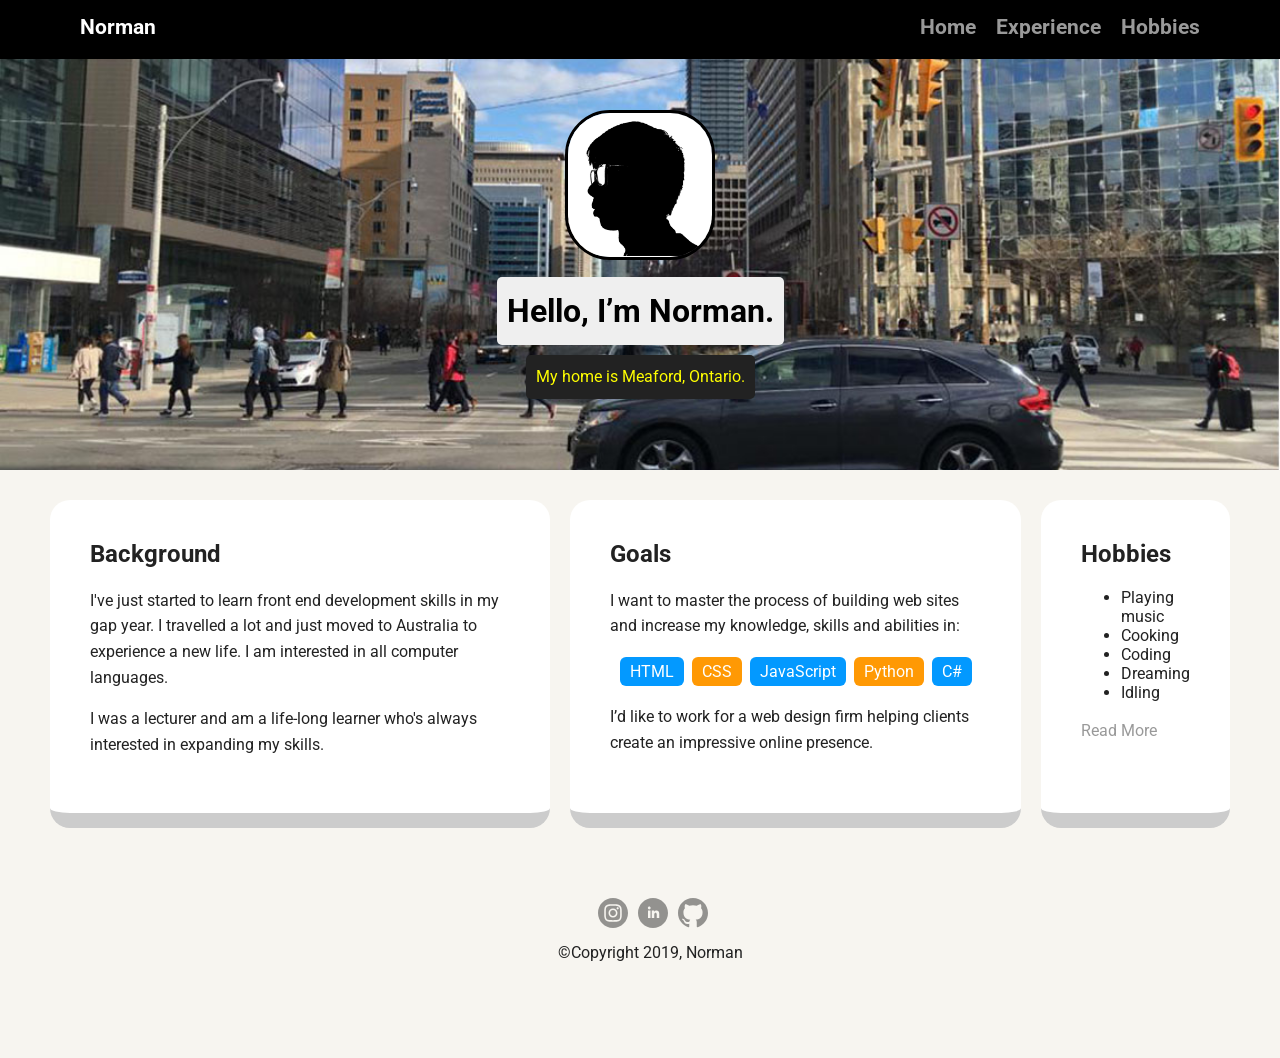
<file: index.html>
<!doctype html>
<html lang="en">
<head>
  <meta charset="utf-8">
  <title>Norman's Profile</title>
  <meta name="viewport" content="width=device-width, initial-scale=1.0">
  <link rel="stylesheet" href="styles.css">
  <link href="https://fonts.googleapis.com/css?family=Muli%7CRoboto:400,300,500,700,900" rel="stylesheet">
</head>

<body>

  <nav class="main-nav">
      <ul class="nav">
        <li class="name">Norman</li>
        <li><a href="#">Home</a></li>
        <li><a href="pages/experience.html">Experience</a></li>
        <li><a href="pages/hobbies.html">Hobbies</a></li>
      </ul>
  </nav>

  <header>
    <img src="images/norman.png" alt="Norman illustraion" class="profile-image">
    <h1 class="tag name">Hello, I’m Norman.</h1>
    <p class="tag location">My home is Meaford, Ontario.</p>
  </header>

  <main class="flex">
    <article class="card">
      <h2>Background</h2>
      <p>I've just started to learn front end development skills in my gap year.
         I travelled a lot and just moved to Australia to experience a new life.
         I am interested in all computer languages.</p>
      <p>I was a lecturer and am a life-long learner
         who's always interested in expanding my skills.</p>
    </article>

    <article class="card">
      <h2>Goals</h2>
      <p>I want to master the process of building web sites and increase my knowledge, skills and abilities in:</p>
      <ul class="skills">
        <li>HTML</li>
        <li>CSS</li>
        <li>JavaScript</li>
        <li>Python</li>
        <li>C#</li>
      </ul>
      <p>I’d like to work for a web design firm helping clients create an impressive online presence.</p>
    </article>

    <article class="card">
      <h2>Hobbies</h2>
      <ul>
        <li>Playing music</li>
        <li>Cooking</li>
        <li>Coding</li>
        <li>Dreaming</li>
        <li>Idling</li>
      </ul>
      <a href="pages/hobbies.html"><p>Read More</p></a>
    </article>
  </main>

  <footer>
      <ul>
        <li><a href="https://instagram.com/norman_set_sail" target="_blank" class="social instagram">instagram</a></li>
        <li><a href="https://www.linkedin.com/in/norman-li-a705a6a4" target="_blank" class="social linkedin">LinkedIn</a></li>
        <li><a href="https://github.com/normcaoz" target="_blank" class="social github">Github</a></li>
      </ul>
      <p class="copyright">&copy;Copyright 2019, Norman</p>
  </footer>

  </body>
  </html>
</file>
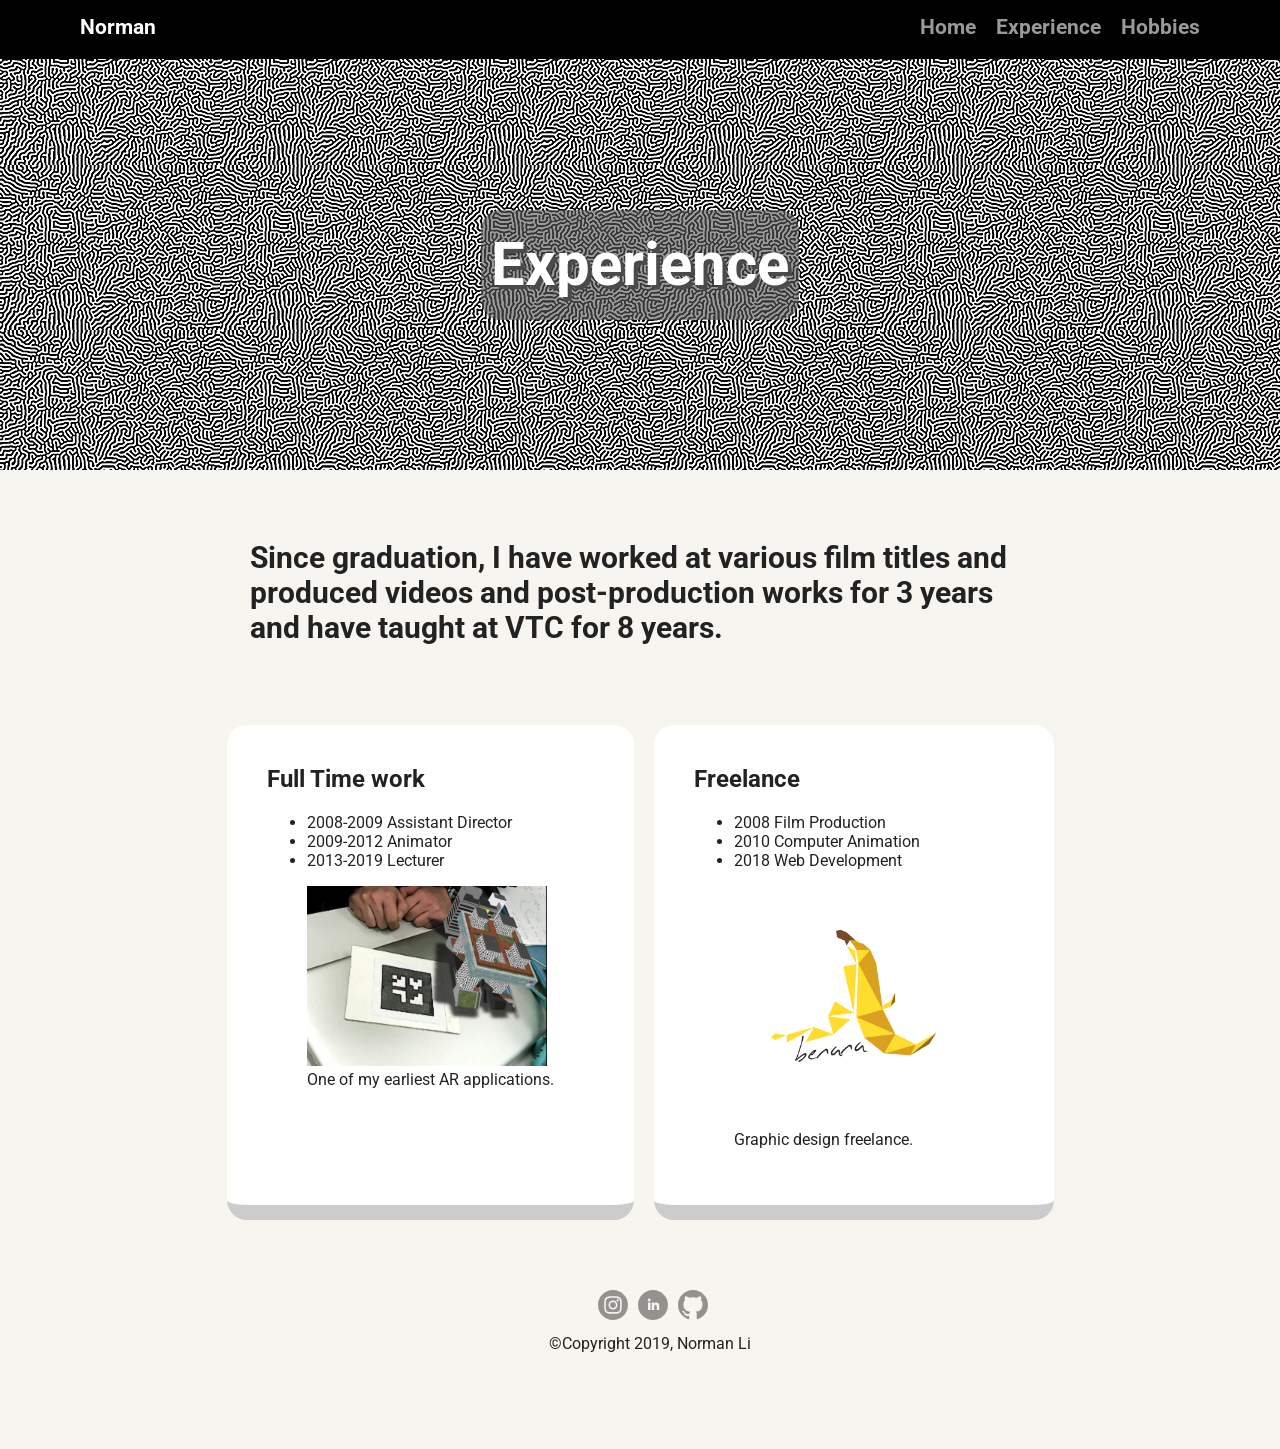
<file: pages/experience.html>
<!DOCTYPE html>
<html lang="en">

    <head>
        <meta charset="utf-8">
        <title>Norman's Experience</title>
        <meta name="viewport" content="width=device-width, initial-scale=1.0">
        <link rel="stylesheet" href="../styles.css">
        <link href="https://fonts.googleapis.com/css?family=Muli%7CRoboto:400,300,500,700,900" rel="stylesheet">
    </head>

<body>

    <nav class="main-nav">
        <ul class="nav">
          <li class="name"> Norman</li>
          <li><a href="../index.html">Home</a></li>
          <li><a href="#">Experience</a></li>
          <li><a href="hobbies.html">Hobbies</a></li>
        </ul>
    </nav>

    <header class="xpbg">
      <h1 class="xp">Experience</h1>
    </header>

    <div class="theme">
    <h4>Since graduation, I have worked at various film titles and produced videos
      and post-production works for 3 years and have taught at VTC for 8 years.</h4>
    </div>

  <main class="flex">
    <article class="card">
      <h2>Full Time work</h2>
      <ul>
          <li>2008-2009 Assistant Director</li>
          <li>2009-2012 Animator</li>
          <li>2013-2019 Lecturer</li>
      </ul>
      <figure>
        <img class="thumb" src="../images/capture1.jpg" alt="AR Development">
        <figcaption>One of my earliest AR applications.</figcaption>
      </figure>
    </article>


    <article class="card">
       <h2>Freelance</h2>
        <ul>
        <li>2008 Film Production</li>
        <li>2010 Computer Animation</li>
        <li>2018 Web Development</li>
        </ul>
        <figure>
          <img class="thumb" src="../images/benana.png" alt="Logo Design">
          <figcaption>Graphic design freelance.</figcaption>
        </figure>
    </article>
    </main>

    <footer>
        <ul>
          <li><a href="https://instagram.com/norman_set_sail" target="_blank" class="social instagram"> instagram</a></li>
          <li><a href="https://www.linkedin.com/in/norman-li-a705a6a4" target="_blank" class="social linkedin">LinkedIn</a></li>
          <li><a href="https://github.com/normcaoz" target="_blank" class="social github">Github</a></li>
        </ul>
      <p class="copyright">&copy;Copyright 2019, Norman Li</p>
    </footer>
  </body>
</html>
</file>
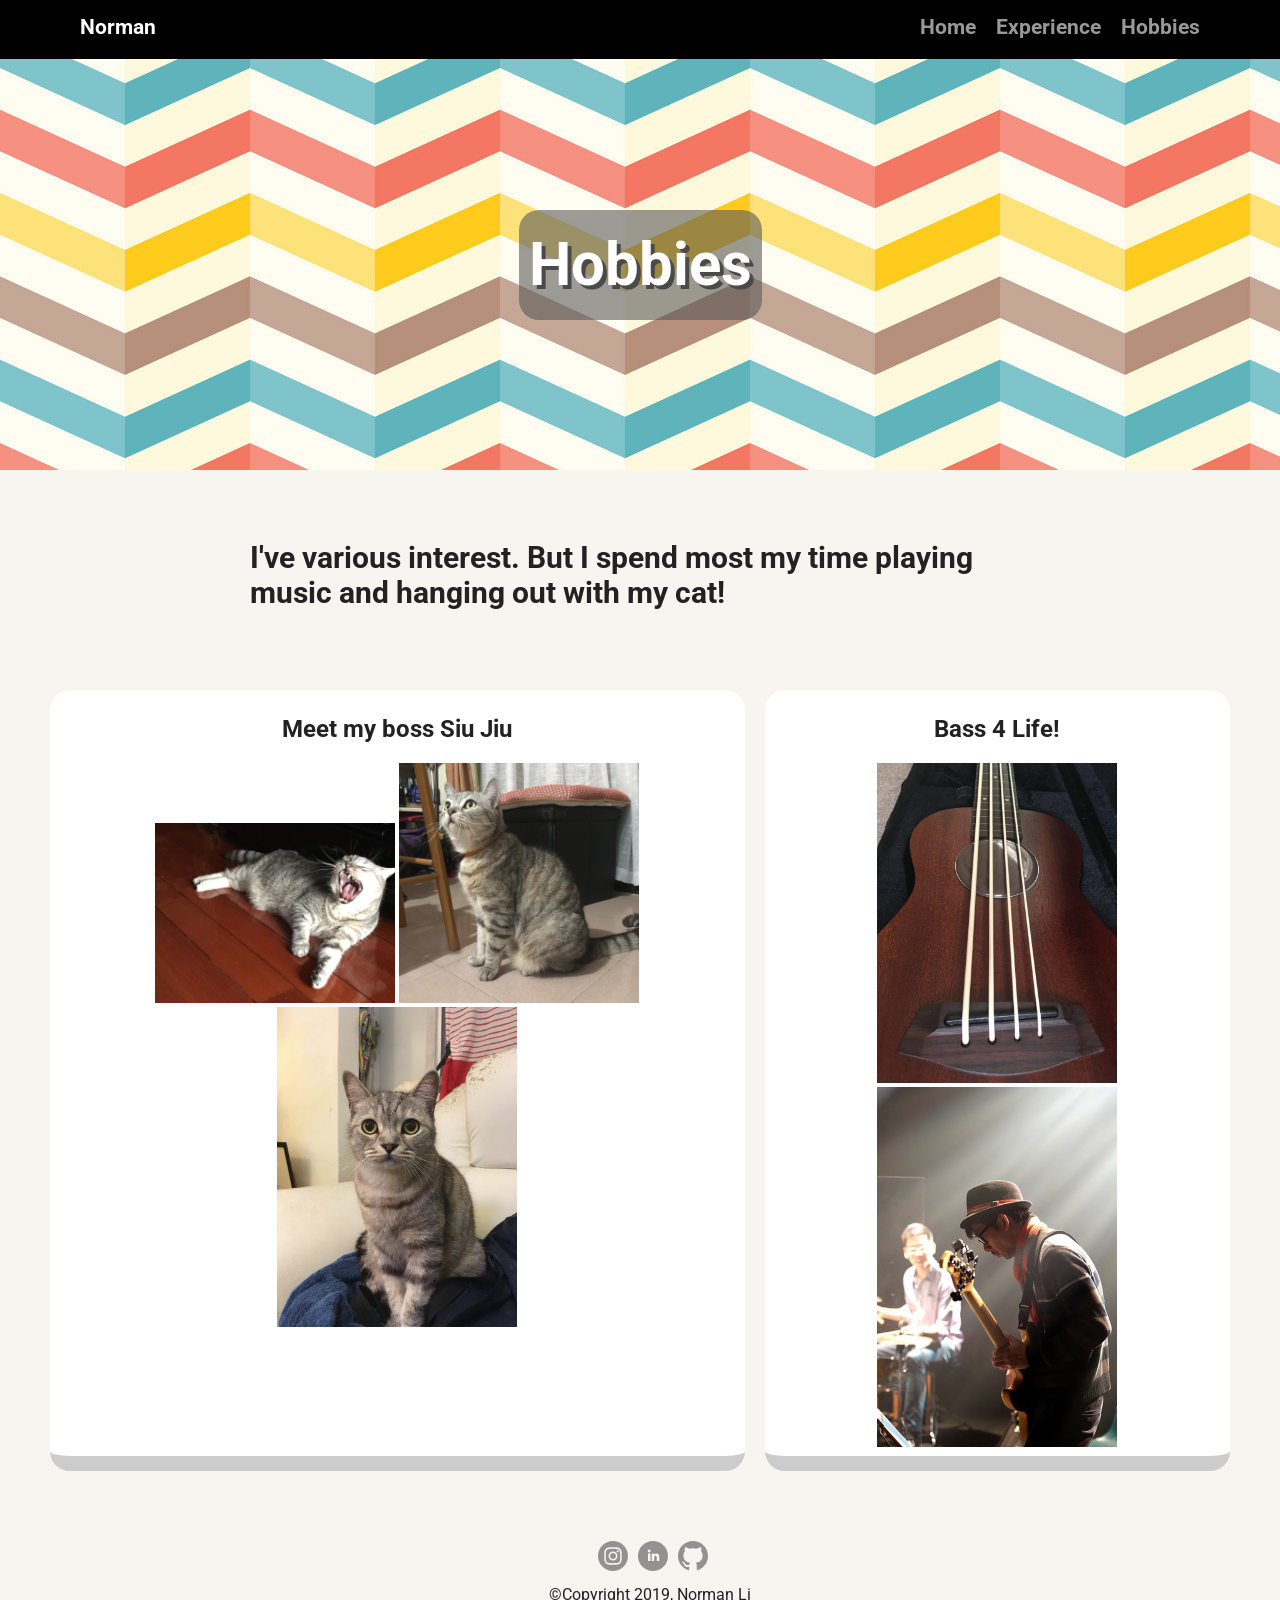
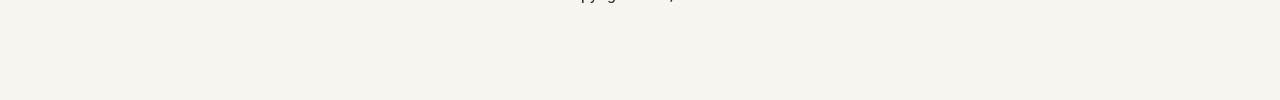
<file: pages/hobbies.html>
<!DOCTYPE html>
<html lang="en">

    <head>
        <meta charset="utf-8">
        <title>Norman's Hobbies</title>
        <meta name="viewport" content="width=device-width, initial-scale=1.0">
        <link rel="stylesheet" href="../styles.css">
        <link href="https://fonts.googleapis.com/css?family=Muli%7CRoboto:400,300,500,700,900" rel="stylesheet">
    </head>

<body>

    <nav class="main-nav">
        <ul class="nav">
          <li class="name"> Norman</li>
          <li><a href="../index.html">Home</a></li>
          <li><a href="experience.html">Experience</a></li>
          <li><a href="#">Hobbies</a></li>
        </ul>
    </nav>

    <header class="hbbg">
      <h1 class="xp">Hobbies</h1>
    </header>

    <section class="theme">
    <h4>I've various interest. But I spend most my time playing music and hanging out with my cat! </h4>
    </section>

    <main class="flex">
      <div class="cardStatic">
        <h2>Meet my boss Siu Jiu</h2>
          <img class="hobPics" src="../images/mycat.jpg" alt="photo of my cat" title="my boss">
          <img class="hobPics" src="../images/mycat2.jpg" alt="photo of my cat" title="my boss again">
          <img class="hobPics" src="../images/mycat3.jpg" alt="photo of my cat" title="my boss is everywhere">
      </div>

      <div class="cardStatic">
       <h2>Bass 4 Life!</h2>
          <img class="hobPics" src="../images/ubass.jpg" alt="photo of uBass" title="uBass">
          <img class="hobPics" src="../images/playing.jpg" alt="Norman on Bass" title="Norman on Bass">
      </div>
    </main>

    <footer>
        <ul>
          <li><a href="https://instagram.com/norman_set_sail" target="_blank" class="social instagram"> instagram</a></li>
          <li><a href="https://www.linkedin.com/in/norman-li-a705a6a4" target="_blank" class="social linkedin">LinkedIn</a></li>
          <li><a href="https://github.com/normcaoz" target="_blank" class="social github">Github</a></li>
        </ul>

      <p class="copyright">&copy;Copyright 2019, Norman Li</p>
    </footer>
  </body>
</html>
</file>
<file: styles.css>
/* Global Layout Set-up */
* {
  box-sizing: border-box;
}

body {
  margin: 0;
  padding: 0;
  text-align: center;
  font-family: 'Roboto', sans-serif;
  color: #222;
  background: #f7f5f0;
}
/* Link Styles */

a {
  text-decoration: none;
  color: #999;
}
a:hover {
  color: #6633ff;
}

/* Section Styles */

.main-nav {
  width: 100%;
  background: black;
  min-height: 30px;
  padding: 10px;
  position: fixed;
  text-align: center;
  font-size: 1.3em;
}
.nav {
  display: flex;
  justify-content: space-around;
  font-weight: 700;
  list-style-type: none;
  margin: 0 auto;
  padding: 0;
}

.nav .name {
    display: block;
    margin-right: auto;
    color: white;
}
.nav li {
  padding: 5px 10px 10px 10px;
}
.nav a {
  transition: all .5s;
}
.nav a:hover {
  color: white
}

header {
  text-align: center;
  background: url('images/toronto.jpg') no-repeat top center ;
  background-size: cover;
  overflow: hidden;
  padding-top: 60px;
}

.xpbg{
  background: url('images/bgPattern.jpg');
  background-repeat: repeat;
  overflow: hidden;
  padding-top: 60px;
}

.hbbg{
  background: url('images/bgPattern2.jpg');
  background-repeat: repeat;
  overflow: hidden;
  padding-top: 60px;
}

header {
  line-height: 1.5;
}
header .profile-image {
  margin-top: 50px;
  width: 150px;
  height: 150px;
  border-radius: 30%;
  border: 3px solid black;
  transition: all .7s;
}
header .profile-image:hover {
  transform: scale(1.3) rotate(15deg);
}
.tag {
  background-color: #efefef;
  color: black;
  padding: 10px;
  border-radius: 5px;
  display: table;
  margin: 10px auto;
}
.location {
  background-color: #222;
  color: yellow;
}

.xp {
  background-color: rgb(90, 90, 90, 0.6);
  color: #FFFFFF;
  text-shadow: 4px 4px #4a4a4a;
  padding: 10px 10px;
  border-radius: 20px;
  display: table;
  margin-top: 150px;
  margin-left: auto;
  margin-right: auto;
  font-size: 60px;
}


.theme{
    margin-top: 20px;
    margin-left: auto;
    margin-right: auto;
    text-align: left;
    padding: 10px;
    max-width: 800px;
    font-size: 30px;
}
.card {
  margin: 10px;
  padding: 20px 40px 40px;
  max-width: 500px;
  text-align: left;
  background: #fff;
  border-bottom: 15px solid #ccc;
  border-radius: 20px;
  transition: all .5s;
}
.card:hover {
  border-color: #a2d400;
  transform: scale(1.05);
}

.cardStatic {
  margin: 10px;
  padding: 5px 5px;
  max-width: 720px;
  text-align: center;
  background: #fff;
  border-bottom: 15px solid #ccc;
  border-radius: 20px;
  transition: all .5s;
}

ul.skills {
  padding: 0;
  text-align: center;
}

.skills li {
  border-radius: 6px;
  display: inline-block;
  background: #ff9904;
  color: white;
  padding: 5px 10px;
  margin: 2px;
}

.skills li:nth-child(odd) {
  background: #0399ff;
}

footer {
  width: 100%;
  min-height: 30px;
  padding: 20px 0 40px 20px;
}

footer .copyright {
  top: -8px;
  font-size: .75em;
}

footer ul {
  list-style-type: none;
  margin: 0;
  padding: 0;
}

footer ul li {
  display: inline-block;
}

a.social {
  display: inline-block;
  text-indent: -9999px;
  margin-left: 5px;
  width: 30px;
  height: 30px;
  background-size: 30px 30px;
  opacity: .4;
  transition: all .5s;
}
a.instagram {
  background-image: url(images/ig.svg);
}
a.linkedin {
  background-image: url(images/linkedin.svg);
}
a.github {
  background-image: url(images/github.svg);
}
a.social:hover {
  opacity: 1;
}
.clearfix {
  clear: both;
}

/* Styles for larger screens */
@media screen and (min-width: 720px) {

  .flex {
      display: -ms-flexbox;      /* TWEENER - IE 10 */
      display: flex;
      max-width: 1200px;
      -ms-flex-pack: distribute;
      justify-content: center;
      margin: 0 auto;
  }

  header {
    min-height: 470px;
  }

  .nav {
    max-width: 1200px;
    padding: 0 30px;
  }


  main {
    padding-top: 20px;
  }

  main p {
    line-height: 1.6em;
  }

  footer {
    font-size: 1.3em;
    max-width: 1200px;
    margin: 40px auto;
  }

  .thumb {
    max-width: 240px;
  }

  .hobPics {
    max-width: 240px;
    display: inline-block;
  }
}
</file>
